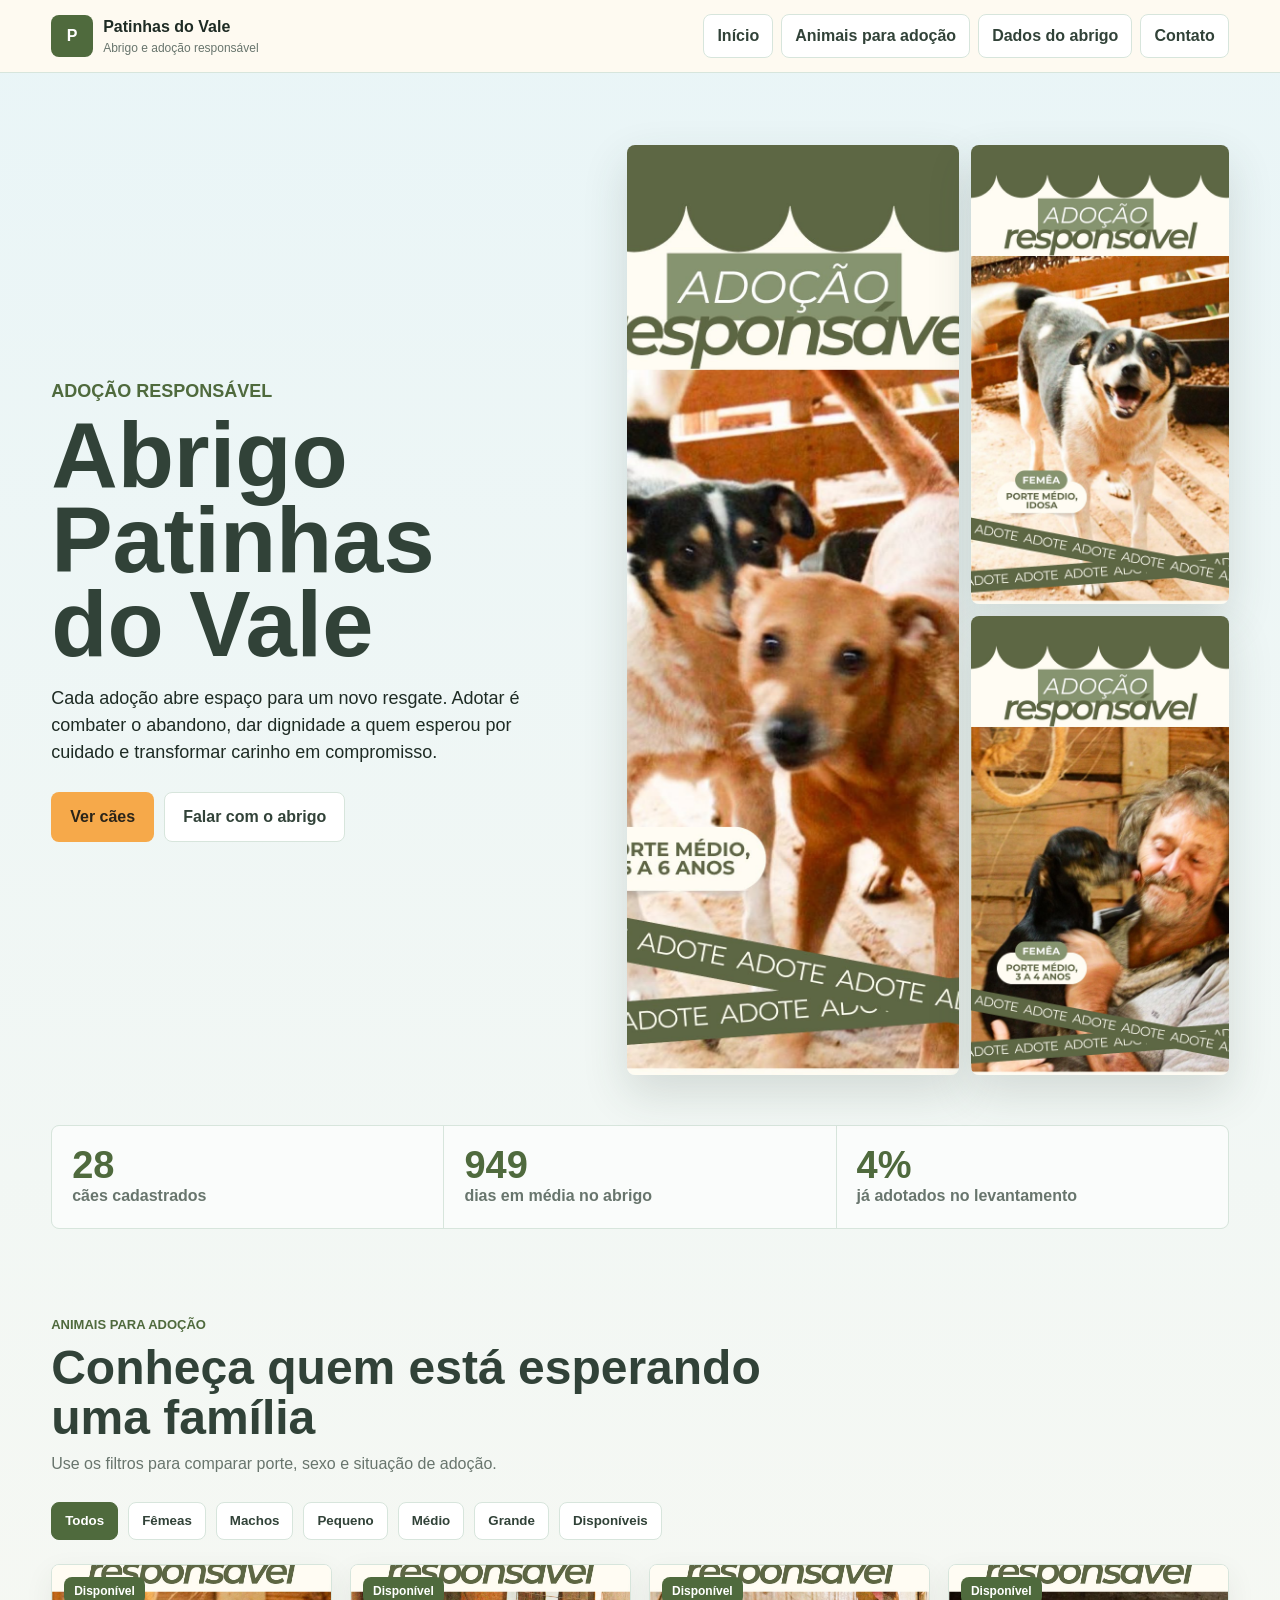
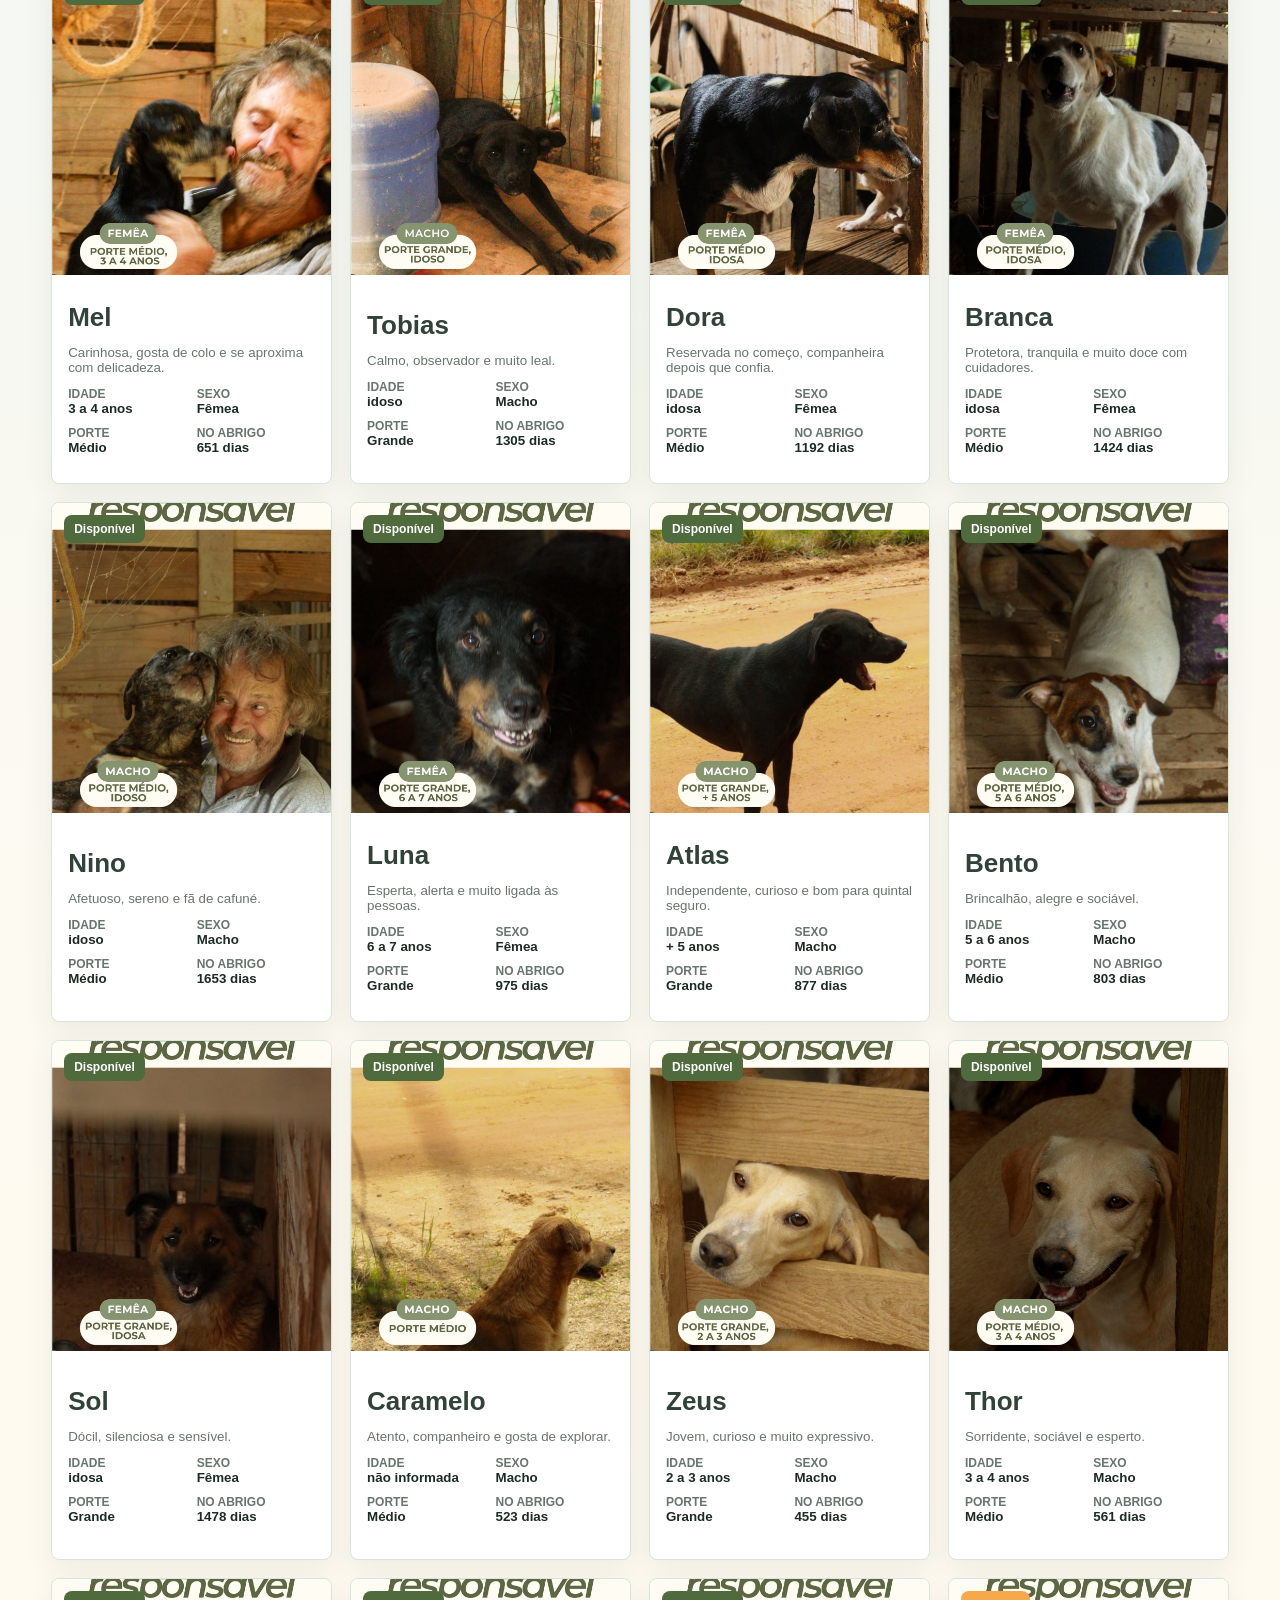
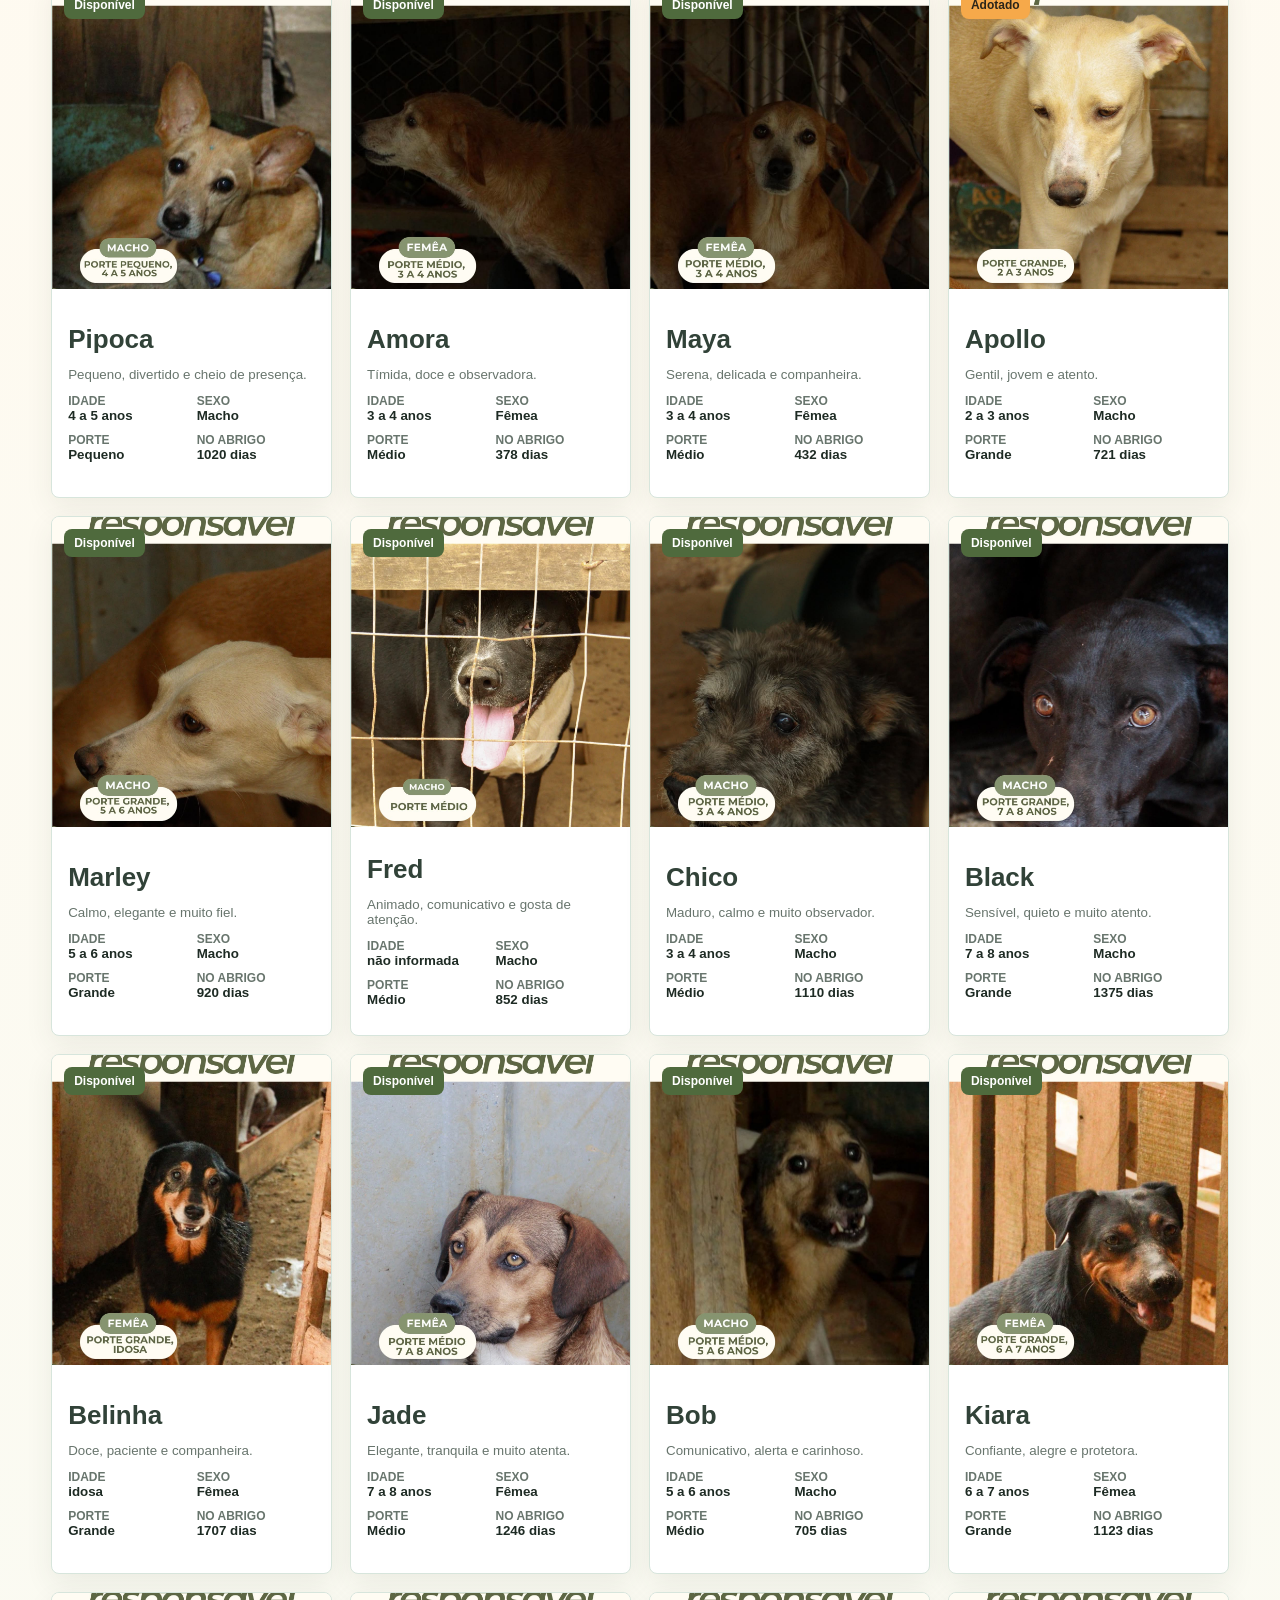
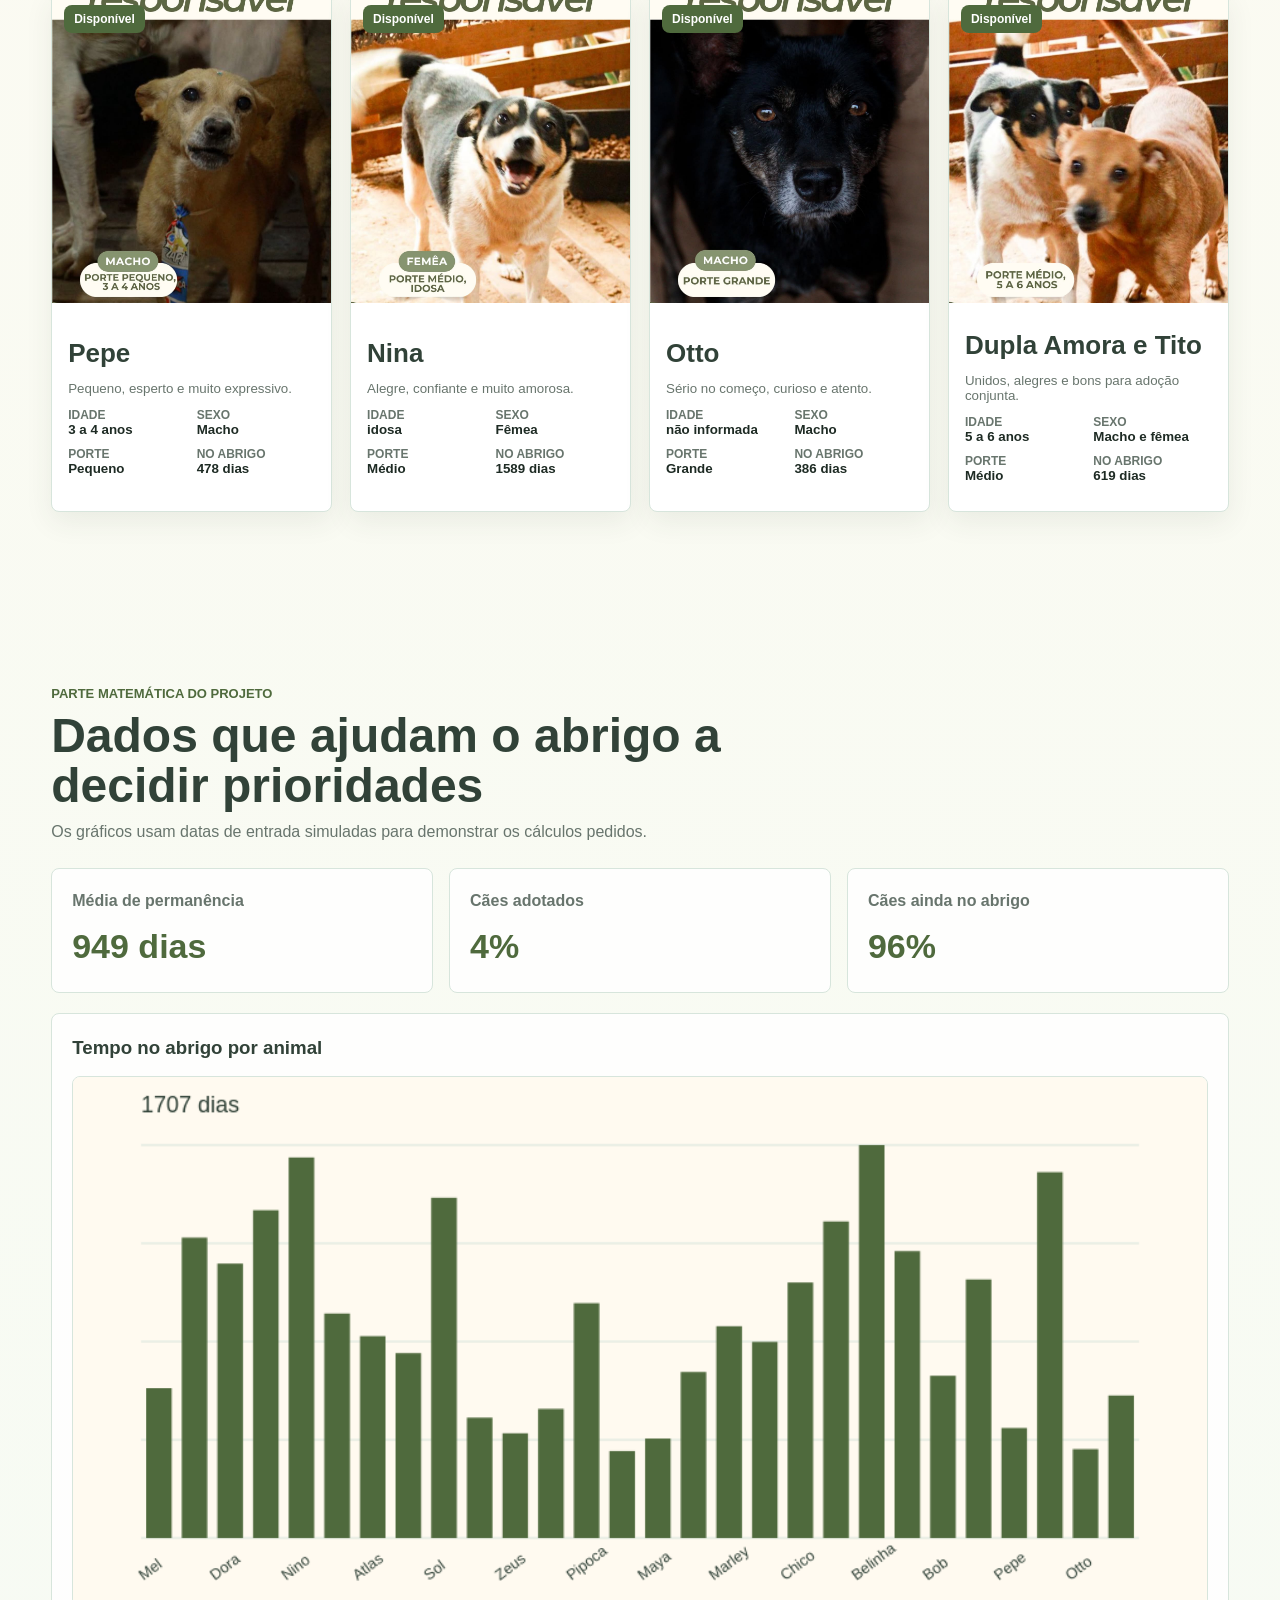
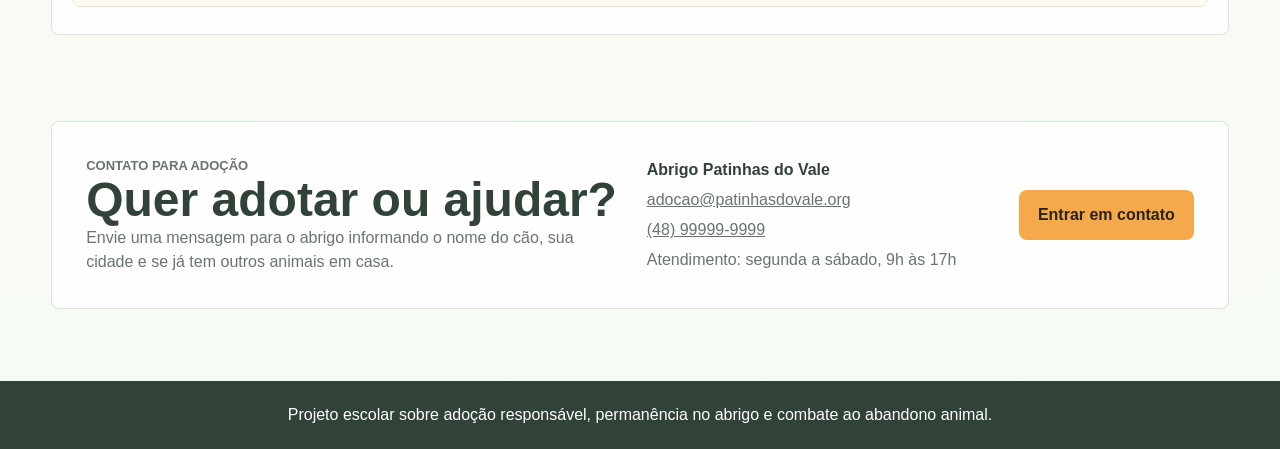
<file: index.html>
<!DOCTYPE html>
<html lang="pt-BR">
<head>
  <meta charset="UTF-8">
  <meta name="viewport" content="width=device-width, initial-scale=1.0">
  <title>Abrigo Patinhas do Vale</title>
  <link rel="stylesheet" href="style.css">
</head>
<body>
  <header class="site-header">
    <a class="brand" href="#inicio" aria-label="Abrigo Patinhas do Vale">
      <span class="brand-mark">P</span>
      <span>
        <strong>Patinhas do Vale</strong>
        <small>Abrigo e adoção responsável</small>
      </span>
    </a>

    <nav class="main-nav" aria-label="Navegação principal">
      <a href="#inicio">Início</a>
      <a href="#animais">Animais para adoção</a>
      <a href="#matematica">Dados do abrigo</a>
      <a href="#contato">Contato</a>
    </nav>
  </header>

  <main>
    <section id="inicio" class="hero">
      <div class="hero-copy">
        <p class="eyebrow">Adoção responsável</p>
        <h1>Abrigo Patinhas do Vale</h1>
        <p>
          Cada adoção abre espaço para um novo resgate. Adotar é combater o abandono,
          dar dignidade a quem esperou por cuidado e transformar carinho em compromisso.
        </p>
        <div class="hero-actions">
          <a class="button primary" href="#animais">Ver cães</a>
          <a class="button secondary" href="#contato">Falar com o abrigo</a>
        </div>
      </div>

      <div class="hero-gallery" aria-label="Fotos de destaque dos cães">
        <img src="assets/dogs/dupla-amigos.jpg" alt="Dois cães de porte médio no abrigo">
        <img src="assets/dogs/nina.jpg" alt="Cadela branca e preta sorrindo">
        <img src="assets/dogs/mel.jpg" alt="Cadela recebendo carinho">
      </div>
    </section>

    <section class="impact-band" aria-label="Resumo do projeto">
      <article>
        <strong id="totalDogs">28</strong>
        <span>cães cadastrados</span>
      </article>
      <article>
        <strong id="averageStay">0</strong>
        <span>dias em média no abrigo</span>
      </article>
      <article>
        <strong id="adoptionRate">0%</strong>
        <span>já adotados no levantamento</span>
      </article>
    </section>

    <section id="animais" class="section">
      <div class="section-heading">
        <p class="eyebrow">Animais para adoção</p>
        <h2>Conheça quem está esperando uma família</h2>
        <p>Use os filtros para comparar porte, sexo e situação de adoção.</p>
      </div>

      <div class="filters" aria-label="Filtros de animais">
        <button class="filter active" data-filter="todos">Todos</button>
        <button class="filter" data-filter="Fêmea">Fêmeas</button>
        <button class="filter" data-filter="Macho">Machos</button>
        <button class="filter" data-filter="Pequeno">Pequeno</button>
        <button class="filter" data-filter="Médio">Médio</button>
        <button class="filter" data-filter="Grande">Grande</button>
        <button class="filter" data-filter="Disponível">Disponíveis</button>
      </div>

      <div id="dogGrid" class="dog-grid" aria-live="polite"></div>
    </section>

    <section id="detalhes" class="section details-section" hidden>
      <div id="dogDetails"></div>
    </section>

    <section id="matematica" class="section math-section">
      <div class="section-heading">
        <p class="eyebrow">Parte matemática do projeto</p>
        <h2>Dados que ajudam o abrigo a decidir prioridades</h2>
        <p>Os gráficos usam datas de entrada simuladas para demonstrar os cálculos pedidos.</p>
      </div>

      <div class="stats-grid">
        <article class="stat-card">
          <span>Média de permanência</span>
          <strong id="mathAverage">0 dias</strong>
        </article>
        <article class="stat-card">
          <span>Cães adotados</span>
          <strong id="mathAdopted">0%</strong>
        </article>
        <article class="stat-card">
          <span>Cães ainda no abrigo</span>
          <strong id="mathWaiting">0%</strong>
        </article>
      </div>

      <div class="charts">
        <article class="chart-panel">
          <h3>Tempo no abrigo por animal</h3>
          <canvas id="stayChart" width="900" height="420" aria-label="Gráfico de barras com tempo no abrigo"></canvas>
        </article>
      </div>
    </section>

    <section id="contato" class="contact-section">
      <div>
        <p class="eyebrow">Contato para adoção</p>
        <h2>Quer adotar ou ajudar?</h2>
        <p>
          Envie uma mensagem para o abrigo informando o nome do cão, sua cidade e se já
          tem outros animais em casa.
        </p>
      </div>
      <address>
        <strong>Abrigo Patinhas do Vale</strong>
        <a href="mailto:adocao@patinhasdovale.org">adocao@patinhasdovale.org</a>
        <a href="tel:+5548999999999">(48) 99999-9999</a>
        <span>Atendimento: segunda a sábado, 9h às 17h</span>
      </address>
      <a class="button primary" href="mailto:adocao@patinhasdovale.org?subject=Quero%20adotar">Entrar em contato</a>
    </section>
  </main>

  <footer class="site-footer">
    <p>Projeto escolar sobre adoção responsável, permanência no abrigo e combate ao abandono animal.</p>
  </footer>

  <script src="app.js"></script>
</body>
</html>
</file>
<file: style.css>
:root {
  --green-900: #314238;
  --green-700: #4f6a3d;
  --green-400: #8fb6a4;
  --blue-100: #e9f5f7;
  --orange-400: #f6a94a;
  --cream: #fffaf0;
  --paper: #ffffff;
  --ink: #1e2b24;
  --muted: #68756d;
  --line: #d7e5dc;
  --shadow: 0 18px 45px rgba(49, 66, 56, 0.16);
}

* {
  box-sizing: border-box;
}

html {
  scroll-behavior: smooth;
}

body {
  margin: 0;
  background: linear-gradient(180deg, var(--blue-100), var(--cream) 42%, #f6fbf4);
  color: var(--ink);
  font-family: Arial, Helvetica, sans-serif;
  line-height: 1.5;
}

img {
  display: block;
  max-width: 100%;
}

a {
  color: inherit;
}

.site-header {
  position: sticky;
  top: 0;
  z-index: 10;
  display: flex;
  align-items: center;
  justify-content: space-between;
  gap: 24px;
  padding: 14px clamp(16px, 4vw, 56px);
  background: rgba(255, 250, 240, 0.92);
  border-bottom: 1px solid var(--line);
  backdrop-filter: blur(14px);
}

.brand {
  display: flex;
  align-items: center;
  gap: 10px;
  text-decoration: none;
}

.brand-mark {
  display: grid;
  place-items: center;
  width: 42px;
  height: 42px;
  border-radius: 8px;
  background: var(--green-700);
  color: white;
  font-weight: 800;
}

.brand strong,
.brand small {
  display: block;
}

.brand small {
  color: var(--muted);
  font-size: 12px;
}

.main-nav {
  display: flex;
  flex-wrap: wrap;
  justify-content: flex-end;
  gap: 8px;
}

.main-nav a,
.filter {
  min-height: 38px;
  padding: 9px 13px;
  border: 1px solid var(--line);
  border-radius: 8px;
  background: var(--paper);
  color: var(--green-900);
  font-weight: 700;
  text-decoration: none;
}

.hero {
  display: grid;
  grid-template-columns: minmax(0, 0.92fr) minmax(320px, 1.08fr);
  gap: clamp(24px, 5vw, 64px);
  align-items: center;
  padding: clamp(34px, 6vw, 72px) clamp(16px, 4vw, 56px) 28px;
}

.hero-copy h1 {
  max-width: 720px;
  margin: 8px 0 18px;
  color: var(--green-900);
  font-size: clamp(42px, 8vw, 92px);
  line-height: 0.92;
}

.hero-copy p {
  max-width: 660px;
  font-size: 18px;
}

.eyebrow {
  margin: 0;
  color: var(--green-700);
  font-size: 13px;
  font-weight: 800;
  letter-spacing: 0;
  text-transform: uppercase;
}

.hero-actions,
.filters {
  display: flex;
  flex-wrap: wrap;
  gap: 10px;
  margin-top: 26px;
}

.button {
  display: inline-flex;
  align-items: center;
  justify-content: center;
  min-height: 46px;
  padding: 12px 18px;
  border: 1px solid transparent;
  border-radius: 8px;
  font-weight: 800;
  text-decoration: none;
}

.button.primary {
  background: var(--orange-400);
  color: #2a2419;
}

.button.secondary {
  background: var(--paper);
  border-color: var(--line);
  color: var(--green-900);
}

.hero-gallery {
  display: grid;
  grid-template-columns: 1fr 0.78fr;
  gap: 12px;
  min-height: 520px;
}

.hero-gallery img {
  width: 100%;
  height: 100%;
  min-height: 248px;
  object-fit: cover;
  border-radius: 8px;
  box-shadow: var(--shadow);
}

.hero-gallery img:first-child {
  grid-row: span 2;
}

.impact-band {
  display: grid;
  grid-template-columns: repeat(3, 1fr);
  gap: 1px;
  margin: 22px clamp(16px, 4vw, 56px) 0;
  overflow: hidden;
  border: 1px solid var(--line);
  border-radius: 8px;
  background: var(--line);
}

.impact-band article,
.stat-card,
.chart-panel,
.contact-section {
  background: rgba(255, 255, 255, 0.88);
}

.impact-band article {
  padding: 20px;
}

.impact-band strong {
  display: block;
  color: var(--green-700);
  font-size: 38px;
  line-height: 1;
}

.impact-band span,
.stat-card span {
  color: var(--muted);
  font-weight: 700;
}

.section {
  padding: clamp(46px, 7vw, 86px) clamp(16px, 4vw, 56px);
}

.section-heading {
  display: grid;
  gap: 8px;
  max-width: 790px;
  margin-bottom: 24px;
}

.section-heading h2,
.contact-section h2 {
  margin: 0;
  color: var(--green-900);
  font-size: clamp(28px, 4vw, 48px);
  line-height: 1.05;
}

.section-heading p:last-child,
.contact-section p {
  margin: 0;
  color: var(--muted);
}

.filters {
  margin-bottom: 24px;
}

.filter {
  cursor: pointer;
}

.filter.active {
  background: var(--green-700);
  color: white;
  border-color: var(--green-700);
}

.dog-grid {
  display: grid;
  grid-template-columns: repeat(4, minmax(0, 1fr));
  gap: 18px;
}

.dog-card {
  min-width: 0;
}

.card-button {
  position: relative;
  display: grid;
  width: 100%;
  height: 100%;
  min-height: 520px;
  overflow: hidden;
  padding: 0;
  border: 1px solid var(--line);
  border-radius: 8px;
  background: var(--paper);
  box-shadow: 0 10px 28px rgba(49, 66, 56, 0.08);
  color: inherit;
  cursor: pointer;
  text-align: left;
}

.card-button img {
  width: 100%;
  height: 310px;
  object-fit: cover;
}

.status {
  position: absolute;
  top: 12px;
  left: 12px;
  padding: 7px 10px;
  border-radius: 8px;
  background: var(--green-700);
  color: white;
  font-size: 12px;
  font-weight: 800;
}

.status.adopted {
  background: var(--orange-400);
  color: #2a2419;
}

.card-body {
  display: grid;
  gap: 12px;
  padding: 16px;
}

.card-body h3 {
  margin: 0;
  color: var(--green-900);
  font-size: 26px;
}

.card-body p {
  margin: 0;
  color: var(--muted);
}

dl {
  margin: 0;
}

.card-body dl {
  display: grid;
  grid-template-columns: 1fr 1fr;
  gap: 10px;
}

dt {
  color: var(--muted);
  font-size: 12px;
  font-weight: 800;
  text-transform: uppercase;
}

dd {
  margin: 0;
  color: var(--ink);
  font-weight: 800;
}

.details-section {
  padding-top: 0;
}

.detail-card {
  display: grid;
  grid-template-columns: minmax(320px, 0.9fr) minmax(0, 1.1fr);
  gap: 28px;
  padding: 18px;
  border: 1px solid var(--line);
  border-radius: 8px;
  background: var(--paper);
  box-shadow: var(--shadow);
}

.detail-photos {
  display: grid;
  grid-template-columns: 1fr 116px;
  gap: 10px;
}

.detail-photos img {
  width: 100%;
  height: 100%;
  border-radius: 8px;
  object-fit: cover;
}

.detail-photos .main-photo {
  min-height: 560px;
}

.detail-photos div {
  display: grid;
  gap: 10px;
}

.detail-info {
  display: grid;
  align-content: center;
  gap: 18px;
  padding: 16px;
}

.detail-info h2 {
  margin: 0;
  color: var(--green-900);
  font-size: clamp(34px, 5vw, 64px);
  line-height: 1;
}

.detail-info p {
  margin: 0;
  color: var(--muted);
  font-size: 18px;
}

.detail-list {
  display: grid;
  grid-template-columns: repeat(2, minmax(0, 1fr));
  gap: 14px;
}

.stats-grid {
  display: grid;
  grid-template-columns: repeat(3, 1fr);
  gap: 16px;
  margin-bottom: 20px;
}

.stat-card {
  padding: 20px;
  border: 1px solid var(--line);
  border-radius: 8px;
}

.stat-card strong {
  display: block;
  margin-top: 8px;
  color: var(--green-700);
  font-size: 34px;
}

.charts {
  display: grid;
  grid-template-columns: 1fr;
  gap: 18px;
}

.chart-panel {
  padding: 20px;
  border: 1px solid var(--line);
  border-radius: 8px;
  overflow: hidden;
}

.chart-panel h3 {
  margin: 0 0 14px;
  color: var(--green-900);
}

canvas {
  width: 100%;
  height: auto;
  border: 1px solid var(--line);
  border-radius: 8px;
}

.contact-section {
  display: grid;
  grid-template-columns: minmax(0, 1fr) minmax(260px, 0.65fr) auto;
  gap: 22px;
  align-items: center;
  margin: 0 clamp(16px, 4vw, 56px) clamp(34px, 6vw, 72px);
  padding: clamp(22px, 4vw, 34px);
  border: 1px solid var(--line);
  border-radius: 8px;
}

address {
  display: grid;
  gap: 6px;
  color: var(--muted);
  font-style: normal;
}

address strong {
  color: var(--green-900);
}

.site-footer {
  padding: 22px clamp(16px, 4vw, 56px);
  background: var(--green-900);
  color: white;
  text-align: center;
}

.site-footer p {
  margin: 0;
}

@media (max-width: 1100px) {
  .dog-grid {
    grid-template-columns: repeat(3, minmax(0, 1fr));
  }

  .contact-section {
    grid-template-columns: 1fr;
  }
}

@media (max-width: 820px) {
  .site-header,
  .hero,
  .detail-card {
    grid-template-columns: 1fr;
  }

  .site-header {
    position: static;
    align-items: flex-start;
  }

  .main-nav {
    justify-content: flex-start;
  }

  .hero-gallery {
    grid-template-columns: 1fr;
    min-height: auto;
  }

  .hero-gallery img:first-child {
    grid-row: auto;
  }

  .impact-band,
  .stats-grid {
    grid-template-columns: 1fr;
  }

  .dog-grid {
    grid-template-columns: repeat(2, minmax(0, 1fr));
  }
}

@media (max-width: 560px) {
  .dog-grid,
  .detail-list,
  .card-body dl,
  .detail-photos {
    grid-template-columns: 1fr;
  }

  .card-button {
    min-height: 0;
  }

  .card-button img {
    height: 360px;
  }

  .detail-photos .main-photo {
    min-height: 420px;
  }

  .main-nav a,
  .filter {
    width: 100%;
  }
}
</file>
